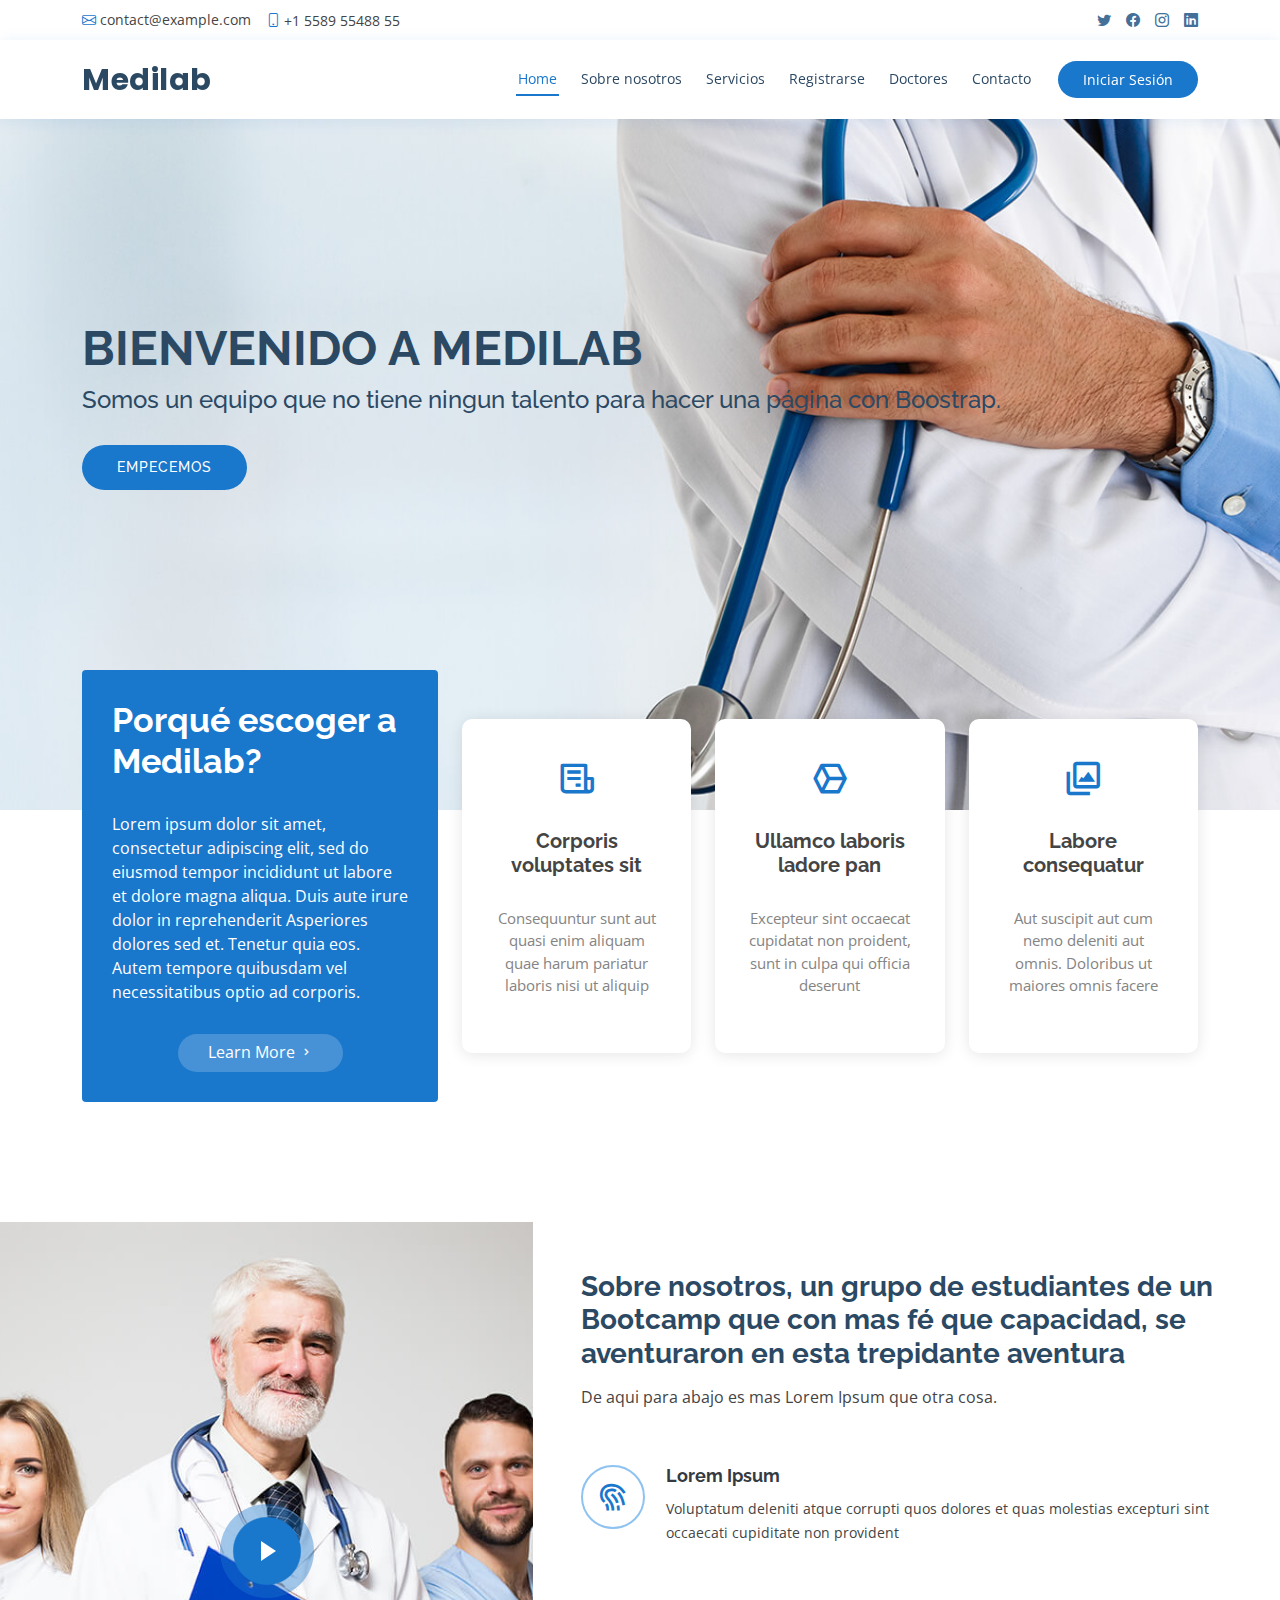
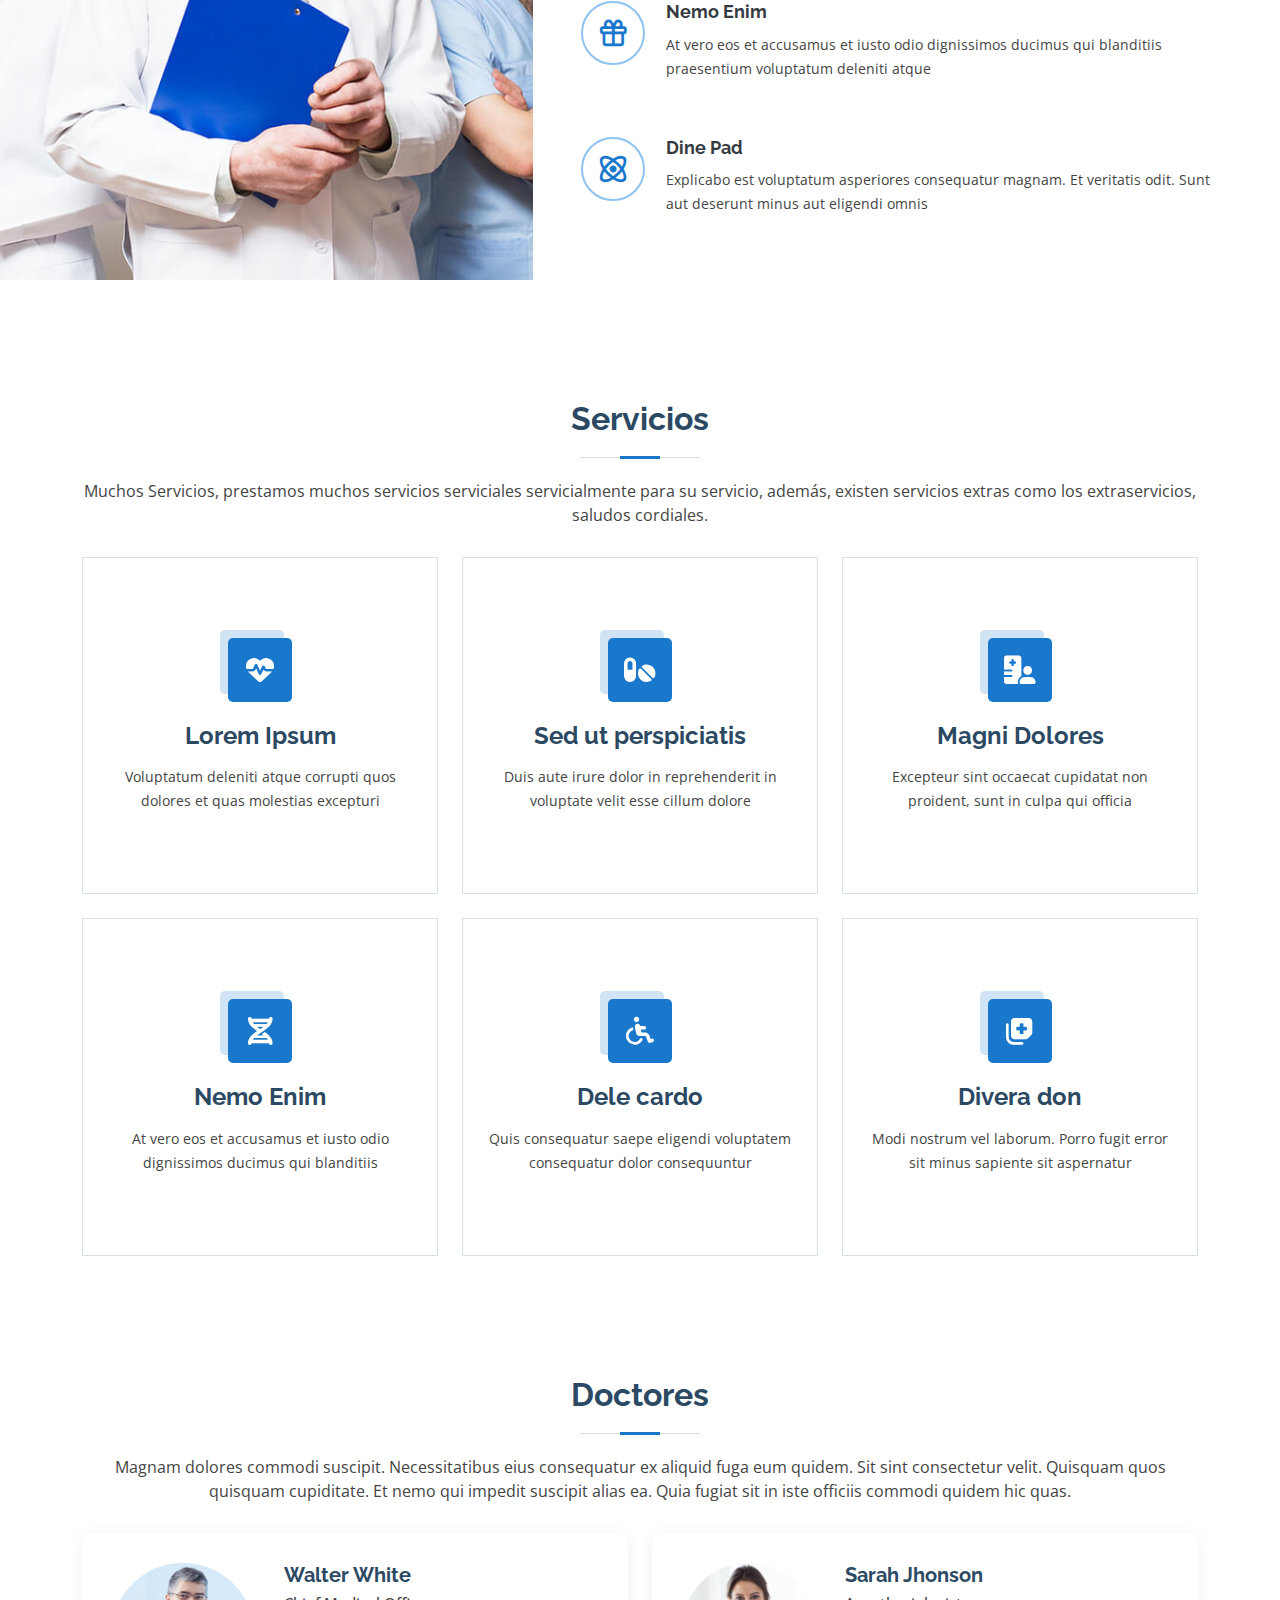
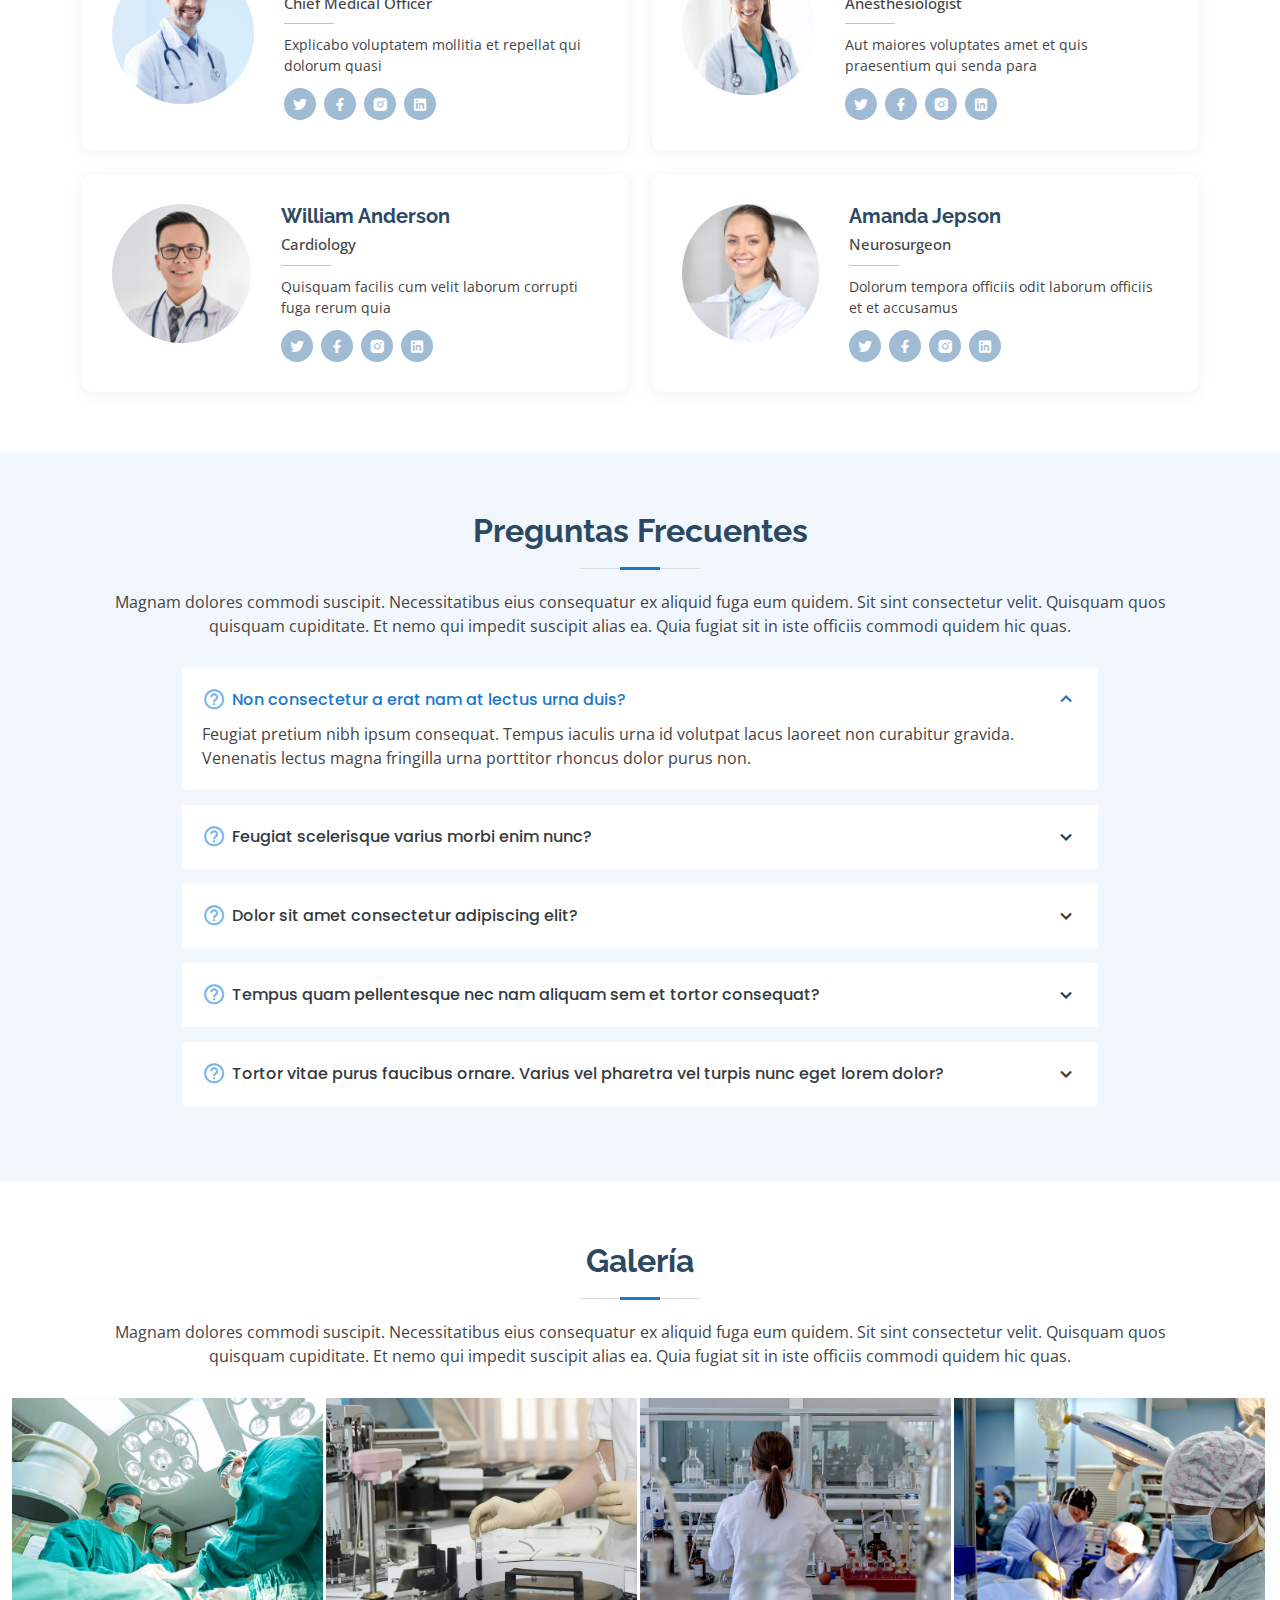
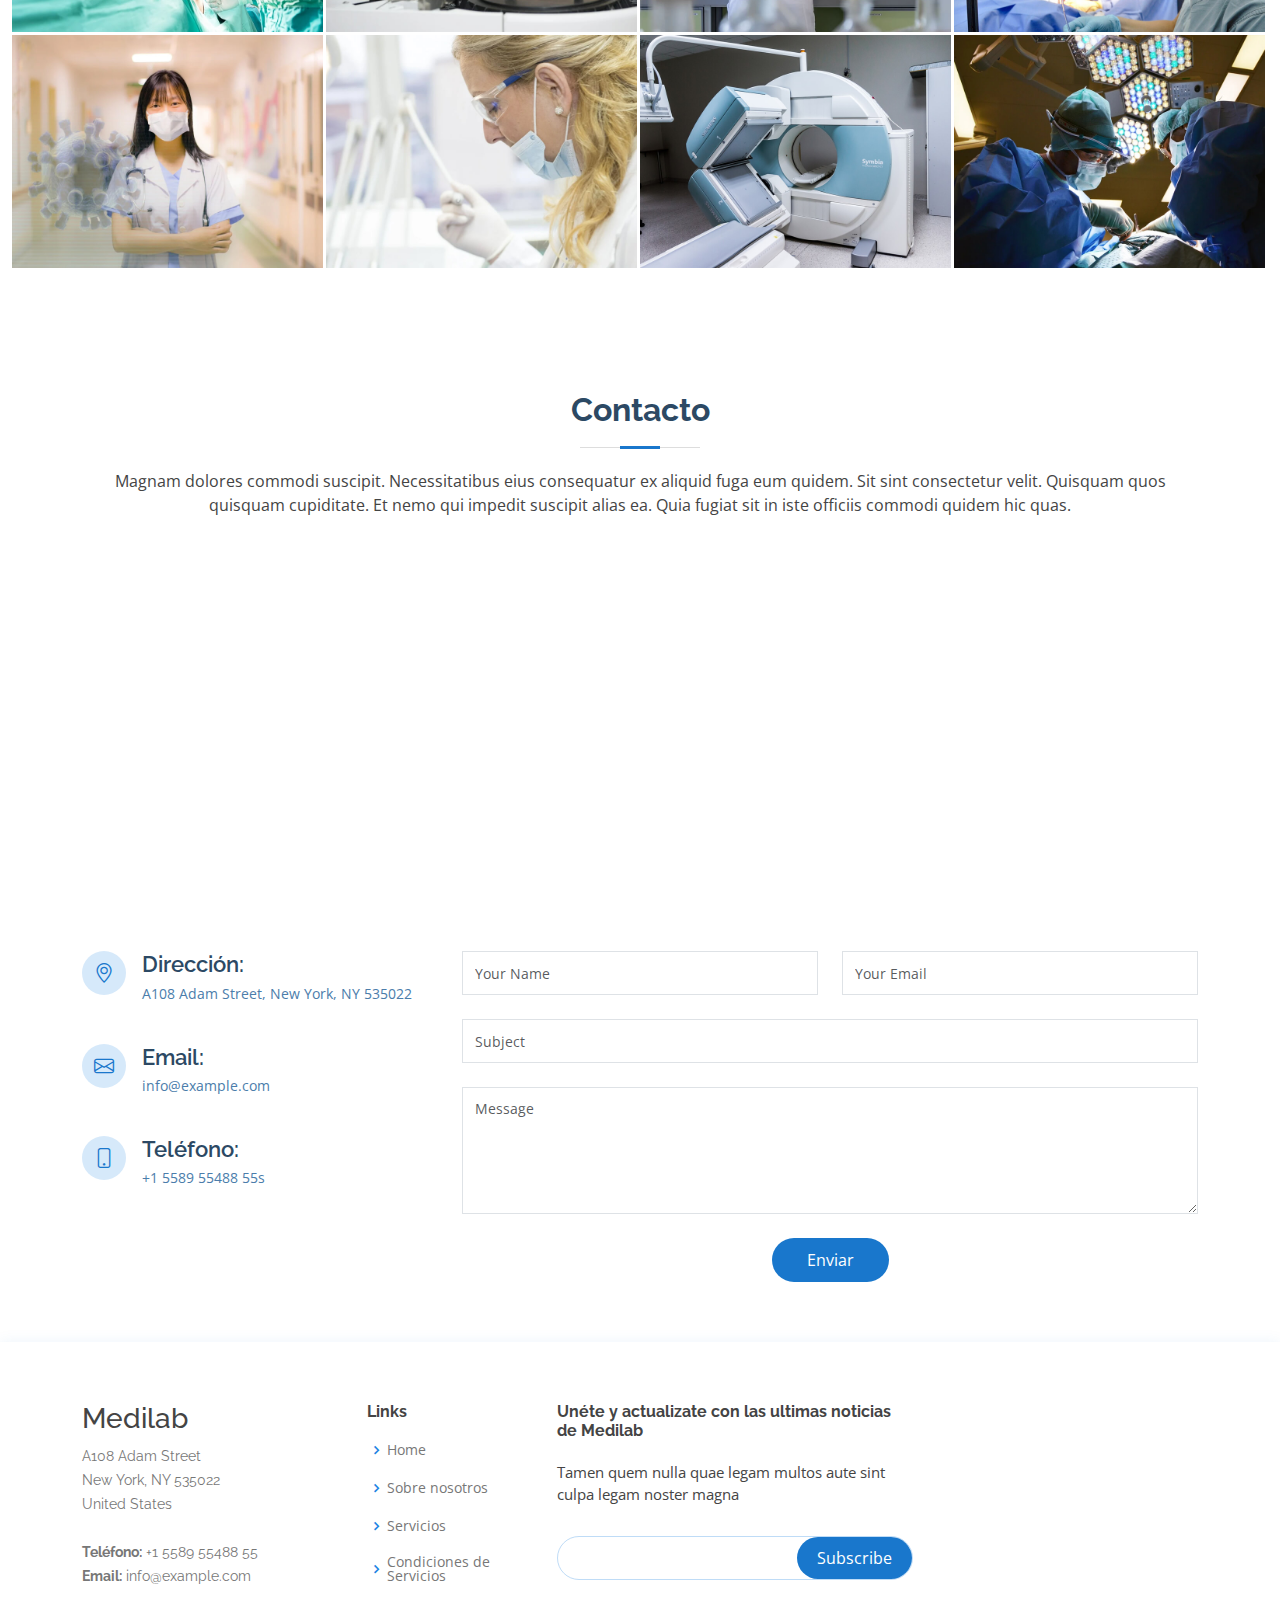
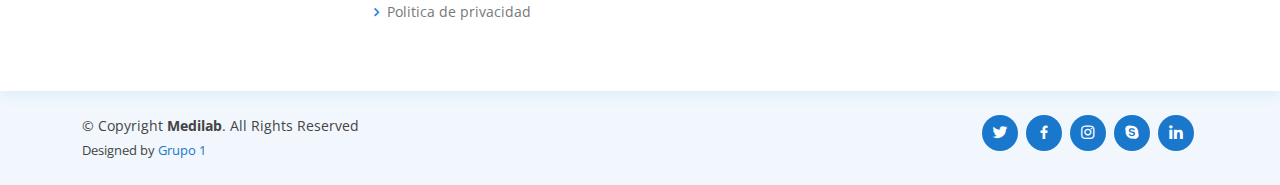
<file: index.html>
<!DOCTYPE html>
<html lang="es">

<head>
  <meta charset="utf-8">
  <meta content="width=device-width, initial-scale=1.0" name="viewport">

  <title>Medilab - Index</title>
  <meta content="" name="description">
  <meta content="" name="keywords">

  <!-- Favicons -->
  <link href="assets/img/favicon.png" rel="icon">
  <link href="assets/img/apple-touch-icon.png" rel="apple-touch-icon">

  <!-- Google Fonts -->
  <link href="https://fonts.googleapis.com/css?family=Open+Sans:300,300i,400,400i,600,600i,700,700i|Raleway:300,300i,400,400i,500,500i,600,600i,700,700i|Poppins:300,300i,400,400i,500,500i,600,600i,700,700i" rel="stylesheet">

  <!-- Vendor CSS Files -->
  <link href="assets/vendor/fontawesome-free/css/all.min.css" rel="stylesheet">
  <link href="assets/vendor/animate.css/animate.min.css" rel="stylesheet">
  <link href="assets/vendor/bootstrap/css/bootstrap.min.css" rel="stylesheet">
  <link href="assets/vendor/bootstrap-icons/bootstrap-icons.css" rel="stylesheet">
  <link href="assets/vendor/boxicons/css/boxicons.min.css" rel="stylesheet">
  <link href="assets/vendor/glightbox/css/glightbox.min.css" rel="stylesheet">
  <link href="assets/vendor/remixicon/remixicon.css" rel="stylesheet">
  <link href="assets/vendor/swiper/swiper-bundle.min.css" rel="stylesheet">

  <!-- Template Main CSS File -->
  <link href="assets/css/style.css" rel="stylesheet">

  <!-- =======================================================
  * Template Name: Medilab
  * Updated: Jan 29 2024 with Bootstrap v5.3.2
  * Template URL: https://bootstrapmade.com/medilab-free-medical-bootstrap-theme/
  * Author: BootstrapMade.com
  * License: https://bootstrapmade.com/license/
  ======================================================== -->

  <script
			  src="https://code.jquery.com/jquery-3.7.1.min.js"
			  integrity="sha256-/JqT3SQfawRcv/BIHPThkBvs0OEvtFFmqPF/lYI/Cxo="
			  crossorigin="anonymous"></script>

</head>

<body>

  <!-- ======= Top Bar ======= -->
  <div id="topbar" class="d-flex align-items-center fixed-top">
    <div class="container d-flex justify-content-between">
      <div class="contact-info d-flex align-items-center">
        <i class="bi bi-envelope"></i> <a href="mailto:contact@example.com">contact@example.com</a>
        <i class="bi bi-phone"></i> +1 5589 55488 55
      </div>
      <div class="d-none d-lg-flex social-links align-items-center">
        <a href="#" class="twitter"><i class="bi bi-twitter"></i></a>
        <a href="#" class="facebook"><i class="bi bi-facebook"></i></a>
        <a href="#" class="instagram"><i class="bi bi-instagram"></i></a>
        <a href="#" class="linkedin"><i class="bi bi-linkedin"></i></i></a>
      </div>
    </div>
  </div>

  <!-- ======= Header ======= -->
  <header id="header" class="fixed-top">
    <div class="container d-flex align-items-center">

      <h1 class="logo me-auto"><a href="index.html">Medilab</a></h1>
  

      <nav id="navbar" class="navbar order-last order-lg-0">
        <ul>
          <li><a class="nav-link scrollto active" href="#hero">Home</a></li>
          <li><a class="nav-link scrollto" href="#about">Sobre nosotros</a></li>
          <li><a class="nav-link scrollto" href="#services">Servicios</a></li>
          <li><a class="nav-link scrollto" href="login.html?#laregistrasion">Registrarse</a></li>
          <li><a class="nav-link scrollto" href="#doctors">Doctores</a></li>
          <li><a class="nav-link scrollto" href="#contact">Contacto</a></li>
        </ul>
        <i class="bi bi-list mobile-nav-toggle"></i>
      </nav><!-- .navbar -->

      <a href="login.html" class="appointment-btn scrollto"><span class="d-none d-md-inline">Iniciar Sesión</span></a>

    </div>
  </header><!-- End Header -->

  <!-- ======= Hero Section ======= -->
  <section id="hero" class="d-flex align-items-center">
    <div class="container">
      <h1>Bienvenido a Medilab</h1>
      <h2>Somos un equipo que no tiene ningun talento para hacer una página con Boostrap.</h2>
      <a href="#about" class="btn-get-started scrollto">Empecemos</a>
    </div>
  </section><!-- End Hero -->

  <main id="main">

    <!-- ======= Why Us Section ======= -->
    <section id="why-us" class="why-us">
      <div class="container">

        <div class="row">
          <div class="col-lg-4 d-flex align-items-stretch">
            <div class="content">
              <h3>Porqué escoger a Medilab?</h3>
              <p>
                Lorem ipsum dolor sit amet, consectetur adipiscing elit, sed do eiusmod tempor incididunt ut labore et dolore magna aliqua. Duis aute irure dolor in reprehenderit
                Asperiores dolores sed et. Tenetur quia eos. Autem tempore quibusdam vel necessitatibus optio ad corporis.
              </p>
              <div class="text-center">
                <a href="#" class="more-btn">Learn More <i class="bx bx-chevron-right"></i></a>
              </div>
            </div>
          </div>
          <div class="col-lg-8 d-flex align-items-stretch">
            <div class="icon-boxes d-flex flex-column justify-content-center">
              <div class="row">
                <div class="col-xl-4 d-flex align-items-stretch">
                  <div class="icon-box mt-4 mt-xl-0">
                    <i class="bx bx-receipt"></i>
                    <h4>Corporis voluptates sit</h4>
                    <p>Consequuntur sunt aut quasi enim aliquam quae harum pariatur laboris nisi ut aliquip</p>
                  </div>
                </div>
                <div class="col-xl-4 d-flex align-items-stretch">
                  <div class="icon-box mt-4 mt-xl-0">
                    <i class="bx bx-cube-alt"></i>
                    <h4>Ullamco laboris ladore pan</h4>
                    <p>Excepteur sint occaecat cupidatat non proident, sunt in culpa qui officia deserunt</p>
                  </div>
                </div>
                <div class="col-xl-4 d-flex align-items-stretch">
                  <div class="icon-box mt-4 mt-xl-0">
                    <i class="bx bx-images"></i>
                    <h4>Labore consequatur</h4>
                    <p>Aut suscipit aut cum nemo deleniti aut omnis. Doloribus ut maiores omnis facere</p>
                  </div>
                </div>
              </div>
            </div><!-- End .content-->
          </div>
        </div>

      </div>
    </section><!-- End Why Us Section -->

    <!-- ======= About Section ======= -->
    <section id="about" class="about">
      <div class="container-fluid">

        <div class="row">
          <div class="col-xl-5 col-lg-6 video-box d-flex justify-content-center align-items-stretch position-relative">
            <a href="https://www.youtube.com/watch?v=SSEBc1yeqdM&t=2s" class="glightbox play-btn mb-4"></a>
          </div>

          <div class="col-xl-7 col-lg-6 icon-boxes d-flex flex-column align-items-stretch justify-content-center py-5 px-lg-5">
            <h3>Sobre nosotros, un grupo de estudiantes de un Bootcamp que con mas fé que capacidad, se aventuraron en esta trepidante aventura</h3>
            <p>De aqui para abajo es mas Lorem Ipsum que otra cosa.</p>

            <div class="icon-box">
              <div class="icon"><i class="bx bx-fingerprint"></i></div>
              <h4 class="title"><a href="">Lorem Ipsum</a></h4>
              <p class="description">Voluptatum deleniti atque corrupti quos dolores et quas molestias excepturi sint occaecati cupiditate non provident</p>
            </div>

            <div class="icon-box">
              <div class="icon"><i class="bx bx-gift"></i></div>
              <h4 class="title"><a href="">Nemo Enim</a></h4>
              <p class="description">At vero eos et accusamus et iusto odio dignissimos ducimus qui blanditiis praesentium voluptatum deleniti atque</p>
            </div>

            <div class="icon-box">
              <div class="icon"><i class="bx bx-atom"></i></div>
              <h4 class="title"><a href="">Dine Pad</a></h4>
              <p class="description">Explicabo est voluptatum asperiores consequatur magnam. Et veritatis odit. Sunt aut deserunt minus aut eligendi omnis</p>
            </div>

          </div>
        </div>

      </div>
    </section><!-- End About Section -->    

    <!-- ======= Services Section ======= -->
    <section id="services" class="services">
      <div class="container">

        <div class="section-title">
          <h2>Servicios</h2>
          <p>Muchos Servicios, prestamos muchos servicios serviciales servicialmente para su servicio, además, existen servicios extras como los extraservicios, saludos cordiales.</p>
        </div>

        <div class="row">
          <div class="col-lg-4 col-md-6 d-flex align-items-stretch">
            <div class="icon-box">
              <div class="icon"><i class="fas fa-heartbeat"></i></div>
              <h4><a href="">Lorem Ipsum</a></h4>
              <p>Voluptatum deleniti atque corrupti quos dolores et quas molestias excepturi</p>
            </div>
          </div>

          <div class="col-lg-4 col-md-6 d-flex align-items-stretch mt-4 mt-md-0">
            <div class="icon-box">
              <div class="icon"><i class="fas fa-pills"></i></div>
              <h4><a href="">Sed ut perspiciatis</a></h4>
              <p>Duis aute irure dolor in reprehenderit in voluptate velit esse cillum dolore</p>
            </div>
          </div>

          <div class="col-lg-4 col-md-6 d-flex align-items-stretch mt-4 mt-lg-0">
            <div class="icon-box">
              <div class="icon"><i class="fas fa-hospital-user"></i></div>
              <h4><a href="">Magni Dolores</a></h4>
              <p>Excepteur sint occaecat cupidatat non proident, sunt in culpa qui officia</p>
            </div>
          </div>

          <div class="col-lg-4 col-md-6 d-flex align-items-stretch mt-4">
            <div class="icon-box">
              <div class="icon"><i class="fas fa-dna"></i></div>
              <h4><a href="">Nemo Enim</a></h4>
              <p>At vero eos et accusamus et iusto odio dignissimos ducimus qui blanditiis</p>
            </div>
          </div>

          <div class="col-lg-4 col-md-6 d-flex align-items-stretch mt-4">
            <div class="icon-box">
              <div class="icon"><i class="fas fa-wheelchair"></i></div>
              <h4><a href="">Dele cardo</a></h4>
              <p>Quis consequatur saepe eligendi voluptatem consequatur dolor consequuntur</p>
            </div>
          </div>

          <div class="col-lg-4 col-md-6 d-flex align-items-stretch mt-4">
            <div class="icon-box">
              <div class="icon"><i class="fas fa-notes-medical"></i></div>
              <h4><a href="">Divera don</a></h4>
              <p>Modi nostrum vel laborum. Porro fugit error sit minus sapiente sit aspernatur</p>
            </div>
          </div>

        </div>
      
      </div>

    </section><!-- End Services Section -->

    <!-- ======= Doctors Section ======= -->
    <section id="doctors" class="doctors">
      <div class="container">

        <div class="section-title">
          <h2>Doctores</h2>
          <p>Magnam dolores commodi suscipit. Necessitatibus eius consequatur ex aliquid fuga eum quidem. Sit sint consectetur velit. Quisquam quos quisquam cupiditate. Et nemo qui impedit suscipit alias ea. Quia fugiat sit in iste officiis commodi quidem hic quas.</p>
        </div>

        <div class="row">

          <div class="col-lg-6">
            <div class="member d-flex align-items-start">
              <div class="pic"><img src="assets/img/doctors/doctors-1.jpg" class="img-fluid" alt=""></div>
              <div class="member-info">
                <h4>Walter White</h4>
                <span>Chief Medical Officer</span>
                <p>Explicabo voluptatem mollitia et repellat qui dolorum quasi</p>
                <div class="social">
                  <a href=""><i class="ri-twitter-fill"></i></a>
                  <a href=""><i class="ri-facebook-fill"></i></a>
                  <a href=""><i class="ri-instagram-fill"></i></a>
                  <a href=""> <i class="ri-linkedin-box-fill"></i> </a>
                </div>
              </div>
            </div>
          </div>

          <div class="col-lg-6 mt-4 mt-lg-0">
            <div class="member d-flex align-items-start">
              <div class="pic"><img src="assets/img/doctors/doctors-2.jpg" class="img-fluid" alt=""></div>
              <div class="member-info">
                <h4>Sarah Jhonson</h4>
                <span>Anesthesiologist</span>
                <p>Aut maiores voluptates amet et quis praesentium qui senda para</p>
                <div class="social">
                  <a href=""><i class="ri-twitter-fill"></i></a>
                  <a href=""><i class="ri-facebook-fill"></i></a>
                  <a href=""><i class="ri-instagram-fill"></i></a>
                  <a href=""> <i class="ri-linkedin-box-fill"></i> </a>
                </div>
              </div>
            </div>
          </div>

          <div class="col-lg-6 mt-4">
            <div class="member d-flex align-items-start">
              <div class="pic"><img src="assets/img/doctors/doctors-3.jpg" class="img-fluid" alt=""></div>
              <div class="member-info">
                <h4>William Anderson</h4>
                <span>Cardiology</span>
                <p>Quisquam facilis cum velit laborum corrupti fuga rerum quia</p>
                <div class="social">
                  <a href=""><i class="ri-twitter-fill"></i></a>
                  <a href=""><i class="ri-facebook-fill"></i></a>
                  <a href=""><i class="ri-instagram-fill"></i></a>
                  <a href=""> <i class="ri-linkedin-box-fill"></i> </a>
                </div>
              </div>
            </div>
          </div>

          <div class="col-lg-6 mt-4">
            <div class="member d-flex align-items-start">
              <div class="pic"><img src="assets/img/doctors/doctors-4.jpg" class="img-fluid" alt=""></div>
              <div class="member-info">
                <h4>Amanda Jepson</h4>
                <span>Neurosurgeon</span>
                <p>Dolorum tempora officiis odit laborum officiis et et accusamus</p>
                <div class="social">
                  <a href=""><i class="ri-twitter-fill"></i></a>
                  <a href=""><i class="ri-facebook-fill"></i></a>
                  <a href=""><i class="ri-instagram-fill"></i></a>
                  <a href=""> <i class="ri-linkedin-box-fill"></i> </a>
                </div>
              </div>
            </div>
          </div>

        </div>

      </div>
    </section><!-- End Doctors Section -->

    <!-- ======= Frequently Asked Questions Section ======= -->
    <section id="faq" class="faq section-bg">
      <div class="container">

        <div class="section-title">
          <h2>Preguntas Frecuentes</h2>
          <p>Magnam dolores commodi suscipit. Necessitatibus eius consequatur ex aliquid fuga eum quidem. Sit sint consectetur velit. Quisquam quos quisquam cupiditate. Et nemo qui impedit suscipit alias ea. Quia fugiat sit in iste officiis commodi quidem hic quas.</p>
        </div>

        <div class="faq-list">
          <ul>
            <li data-aos="fade-up">
              <i class="bx bx-help-circle icon-help"></i> <a data-bs-toggle="collapse" class="collapse" data-bs-target="#faq-list-1">Non consectetur a erat nam at lectus urna duis? <i class="bx bx-chevron-down icon-show"></i><i class="bx bx-chevron-up icon-close"></i></a>
              <div id="faq-list-1" class="collapse show" data-bs-parent=".faq-list">
                <p>
                  Feugiat pretium nibh ipsum consequat. Tempus iaculis urna id volutpat lacus laoreet non curabitur gravida. Venenatis lectus magna fringilla urna porttitor rhoncus dolor purus non.
                </p>
              </div>
            </li>

            <li data-aos="fade-up" data-aos-delay="100">
              <i class="bx bx-help-circle icon-help"></i> <a data-bs-toggle="collapse" data-bs-target="#faq-list-2" class="collapsed">Feugiat scelerisque varius morbi enim nunc? <i class="bx bx-chevron-down icon-show"></i><i class="bx bx-chevron-up icon-close"></i></a>
              <div id="faq-list-2" class="collapse" data-bs-parent=".faq-list">
                <p>
                  Dolor sit amet consectetur adipiscing elit pellentesque habitant morbi. Id interdum velit laoreet id donec ultrices. Fringilla phasellus faucibus scelerisque eleifend donec pretium. Est pellentesque elit ullamcorper dignissim. Mauris ultrices eros in cursus turpis massa tincidunt dui.
                </p>
              </div>
            </li>

            <li data-aos="fade-up" data-aos-delay="200">
              <i class="bx bx-help-circle icon-help"></i> <a data-bs-toggle="collapse" data-bs-target="#faq-list-3" class="collapsed">Dolor sit amet consectetur adipiscing elit? <i class="bx bx-chevron-down icon-show"></i><i class="bx bx-chevron-up icon-close"></i></a>
              <div id="faq-list-3" class="collapse" data-bs-parent=".faq-list">
                <p>
                  Eleifend mi in nulla posuere sollicitudin aliquam ultrices sagittis orci. Faucibus pulvinar elementum integer enim. Sem nulla pharetra diam sit amet nisl suscipit. Rutrum tellus pellentesque eu tincidunt. Lectus urna duis convallis convallis tellus. Urna molestie at elementum eu facilisis sed odio morbi quis
                </p>
              </div>
            </li>

            <li data-aos="fade-up" data-aos-delay="300">
              <i class="bx bx-help-circle icon-help"></i> <a data-bs-toggle="collapse" data-bs-target="#faq-list-4" class="collapsed">Tempus quam pellentesque nec nam aliquam sem et tortor consequat? <i class="bx bx-chevron-down icon-show"></i><i class="bx bx-chevron-up icon-close"></i></a>
              <div id="faq-list-4" class="collapse" data-bs-parent=".faq-list">
                <p>
                  Molestie a iaculis at erat pellentesque adipiscing commodo. Dignissim suspendisse in est ante in. Nunc vel risus commodo viverra maecenas accumsan. Sit amet nisl suscipit adipiscing bibendum est. Purus gravida quis blandit turpis cursus in.
                </p>
              </div>
            </li>

            <li data-aos="fade-up" data-aos-delay="400">
              <i class="bx bx-help-circle icon-help"></i> <a data-bs-toggle="collapse" data-bs-target="#faq-list-5" class="collapsed">Tortor vitae purus faucibus ornare. Varius vel pharetra vel turpis nunc eget lorem dolor? <i class="bx bx-chevron-down icon-show"></i><i class="bx bx-chevron-up icon-close"></i></a>
              <div id="faq-list-5" class="collapse" data-bs-parent=".faq-list">
                <p>
                  Laoreet sit amet cursus sit amet dictum sit amet justo. Mauris vitae ultricies leo integer malesuada nunc vel. Tincidunt eget nullam non nisi est sit amet. Turpis nunc eget lorem dolor sed. Ut venenatis tellus in metus vulputate eu scelerisque.
                </p>
              </div>
            </li>

          </ul>
        </div>

      </div>
    </section><!-- End Frequently Asked Questions Section -->

    <!-- ======= Gallery Section ======= -->
    <section id="gallery" class="gallery">
      <div class="container">

        <div class="section-title">
          <h2>Galería</h2>
          <p>Magnam dolores commodi suscipit. Necessitatibus eius consequatur ex aliquid fuga eum quidem. Sit sint consectetur velit. Quisquam quos quisquam cupiditate. Et nemo qui impedit suscipit alias ea. Quia fugiat sit in iste officiis commodi quidem hic quas.</p>
        </div>
      </div>

      <div class="container-fluid">
        <div class="row g-0">

          <div class="col-lg-3 col-md-4">
            <div class="gallery-item">
              <a href="assets/img/gallery/gallery-1.jpg" class="galelry-lightbox">
                <img src="assets/img/gallery/gallery-1.jpg" alt="" class="img-fluid">
              </a>
            </div>
          </div>

          <div class="col-lg-3 col-md-4">
            <div class="gallery-item">
              <a href="assets/img/gallery/gallery-2.jpg" class="galelry-lightbox">
                <img src="assets/img/gallery/gallery-2.jpg" alt="" class="img-fluid">
              </a>
            </div>
          </div>

          <div class="col-lg-3 col-md-4">
            <div class="gallery-item">
              <a href="assets/img/gallery/gallery-3.jpg" class="galelry-lightbox">
                <img src="assets/img/gallery/gallery-3.jpg" alt="" class="img-fluid">
              </a>
            </div>
          </div>

          <div class="col-lg-3 col-md-4">
            <div class="gallery-item">
              <a href="assets/img/gallery/gallery-4.jpg" class="galelry-lightbox">
                <img src="assets/img/gallery/gallery-4.jpg" alt="" class="img-fluid">
              </a>
            </div>
          </div>

          <div class="col-lg-3 col-md-4">
            <div class="gallery-item">
              <a href="assets/img/gallery/gallery-5.jpg" class="galelry-lightbox">
                <img src="assets/img/gallery/gallery-5.jpg" alt="" class="img-fluid">
              </a>
            </div>
          </div>

          <div class="col-lg-3 col-md-4">
            <div class="gallery-item">
              <a href="assets/img/gallery/gallery-6.jpg" class="galelry-lightbox">
                <img src="assets/img/gallery/gallery-6.jpg" alt="" class="img-fluid">
              </a>
            </div>
          </div>

          <div class="col-lg-3 col-md-4">
            <div class="gallery-item">
              <a href="assets/img/gallery/gallery-7.jpg" class="galelry-lightbox">
                <img src="assets/img/gallery/gallery-7.jpg" alt="" class="img-fluid">
              </a>
            </div>
          </div>

          <div class="col-lg-3 col-md-4">
            <div class="gallery-item">
              <a href="assets/img/gallery/gallery-8.jpg" class="galelry-lightbox">
                <img src="assets/img/gallery/gallery-8.jpg" alt="" class="img-fluid">
              </a>
            </div>
          </div>

        </div>

      </div>
    </section><!-- End Gallery Section -->

    <!-- ======= Contact Section ======= -->
    <section id="contact" class="contact">
      <div class="container">

        <div class="section-title">
          <h2>Contacto</h2>
          <p>Magnam dolores commodi suscipit. Necessitatibus eius consequatur ex aliquid fuga eum quidem. Sit sint consectetur velit. Quisquam quos quisquam cupiditate. Et nemo qui impedit suscipit alias ea. Quia fugiat sit in iste officiis commodi quidem hic quas.</p>
        </div>
      </div>

      <div>
        <iframe style="border:0; width: 100%; height: 350px;" src="https://www.google.com/maps/embed?pb=!1m14!1m8!1m3!1d12097.433213460943!2d-74.0062269!3d40.7101282!3m2!1i1024!2i768!4f13.1!3m3!1m2!1s0x0%3A0xb89d1fe6bc499443!2sDowntown+Conference+Center!5e0!3m2!1smk!2sbg!4v1539943755621" frameborder="0" allowfullscreen></iframe>
      </div>

      <div class="container">
        <div class="row mt-5">

          <div class="col-lg-4">
            <div class="info">
              <div class="address">
                <i class="bi bi-geo-alt"></i>
                <h4>Dirección:</h4>
                <p>A108 Adam Street, New York, NY 535022</p>
              </div>

              <div class="email">
                <i class="bi bi-envelope"></i>
                <h4>Email:</h4>
                <p>info@example.com</p>
              </div>

              <div class="phone">
                <i class="bi bi-phone"></i>
                <h4>Teléfono:</h4>
                <p>+1 5589 55488 55s</p>
              </div>

            </div>

          </div>

          <div class="col-lg-8 mt-5 mt-lg-0">

            <form action="forms/contact.php" method="post" role="form" class="php-email-form">
              <div class="row">
                <div class="col-md-6 form-group">
                  <input type="text" name="name" class="form-control" id="name" placeholder="Your Name" required>
                </div>
                <div class="col-md-6 form-group mt-3 mt-md-0">
                  <input type="email" class="form-control" name="email" id="email" placeholder="Your Email" required>
                </div>
              </div>
              <div class="form-group mt-3">
                <input type="text" class="form-control" name="subject" id="subject" placeholder="Subject" required>
              </div>
              <div class="form-group mt-3">
                <textarea class="form-control" name="message" rows="5" placeholder="Message" required></textarea>
              </div>
              <div class="my-3">
                <div class="loading">Cargando</div>
                <div class="error-message"></div>
                <div class="sent-message">Tu mensajes a sido enviado, gracias !</div>
              </div>
              <div class="text-center"><button type="submit">Enviar</button></div>
            </form>

          </div>

        </div>

      </div>
    </section><!-- End Contact Section -->

  </main><!-- End #main -->

  <!-- ======= Footer ======= -->
  <footer id="footer">

    <div class="footer-top">
      <div class="container">
        <div class="row">

          <div class="col-lg-3 col-md-6 footer-contact">
            <h3>Medilab</h3>
            <p>
              A108 Adam Street <br>
              New York, NY 535022<br>
              United States <br><br>
              <strong>Teléfono:</strong> +1 5589 55488 55<br>
              <strong>Email:</strong> info@example.com<br>
            </p>
          </div>

          <div class="col-lg-2 col-md-6 footer-links">
            <h4>Links</h4>
            <ul>
              <li><i class="bx bx-chevron-right"></i> <a href="/index.html">Home</a></li>
              <li><i class="bx bx-chevron-right"></i> <a href="/index.html?#about">Sobre nosotros</a></li>
              <li><i class="bx bx-chevron-right"></i> <a href="/index.html?#services">Servicios</a></li>
              <li><i class="bx bx-chevron-right"></i> <a >Condiciones de Servicios</a></li>
              <li><i class="bx bx-chevron-right"></i> <a >Politica de privacidad</a></li>
            </ul>
          </div>

          <div class="col-lg-4 col-md-6 footer-newsletter">
            <h4>Unéte y actualizate con las ultimas noticias de Medilab</h4>
            <p>Tamen quem nulla quae legam multos aute sint culpa legam noster magna</p>
            <form action="" method="post">
              <input type="email" name="email"><input type="submit" value="Subscribe">
            </form>
          </div>

        </div>
      </div>
    </div>

    <div class="container d-md-flex py-4">

      <div class="me-md-auto text-center text-md-start">
        <div class="copyright">
          &copy; Copyright <strong><span>Medilab</span></strong>. All Rights Reserved
        </div>
        <div class="credits">
          <!-- All the links in the footer should remain intact. -->
          <!-- You can delete the links only if you purchased the pro version. -->
          <!-- Licensing information: https://bootstrapmade.com/license/ -->
          <!-- Purchase the pro version with working PHP/AJAX contact form: https://bootstrapmade.com/medilab-free-medical-bootstrap-theme/ -->
          Designed by <a href="https://bootstrapmade.com/">Grupo 1</a>
        </div>
      </div>
      <div class="social-links text-center text-md-right pt-3 pt-md-0">
        <a href="#" class="twitter"><i class="bx bxl-twitter"></i></a>
        <a href="#" class="facebook"><i class="bx bxl-facebook"></i></a>
        <a href="#" class="instagram"><i class="bx bxl-instagram"></i></a>
        <a href="#" class="google-plus"><i class="bx bxl-skype"></i></a>
        <a href="#" class="linkedin"><i class="bx bxl-linkedin"></i></a>
      </div>
    </div>
  </footer><!-- End Footer -->

  <div id="preloader"></div>
  <a href="#" class="back-to-top d-flex align-items-center justify-content-center"><i class="bi bi-arrow-up-short"></i></a>

  <!-- Vendor JS Files -->
  <script src="assets/vendor/purecounter/purecounter_vanilla.js"></script>
  <script src="assets/vendor/bootstrap/js/bootstrap.bundle.min.js"></script>
  <script src="assets/vendor/glightbox/js/glightbox.min.js"></script>
  <script src="assets/vendor/swiper/swiper-bundle.min.js"></script>
  <script src="assets/vendor/php-email-form/validate.js"></script>

  <!-- Template Main JS File -->
  <script src="/assets/js/main.js"></script>
  <script src="/js/main.js"></script>
</body>

</html>
</file>
<file: assets/css/style.css>
/**
* Template Name: Medilab
* Updated: Jan 29 2024 with Bootstrap v5.3.2
* Template URL: https://bootstrapmade.com/medilab-free-medical-bootstrap-theme/
* Author: BootstrapMade.com
* License: https://bootstrapmade.com/license/
*/

/*--------------------------------------------------------------
# General
--------------------------------------------------------------*/
body {
  font-family: "Open Sans", sans-serif;
  color: #444444;
}

a {
  color: #1977cc;
  text-decoration: none;
}

a:hover {
  color: #3291e6;
  text-decoration: none;
}

h1,
h2,
h3,
h4,
h5,
h6 {
  font-family: "Raleway", sans-serif;
}

/*--------------------------------------------------------------
# Preloader
--------------------------------------------------------------*/
#preloader {
  position: fixed;
  top: 0;
  left: 0;
  right: 0;
  bottom: 0;
  z-index: 9999;
  overflow: hidden;
  background: #fff;
}

#preloader:before {
  content: "";
  position: fixed;
  top: calc(50% - 30px);
  left: calc(50% - 30px);
  border: 6px solid #1977cc;
  border-top-color: #d1e6f9;
  border-radius: 50%;
  width: 60px;
  height: 60px;
  animation: animate-preloader 1s linear infinite;
}

@keyframes animate-preloader {
  0% {
    transform: rotate(0deg);
  }

  100% {
    transform: rotate(360deg);
  }
}

/*--------------------------------------------------------------
# Back to top button
--------------------------------------------------------------*/
.back-to-top {
  position: fixed;
  visibility: hidden;
  opacity: 0;
  right: 15px;
  bottom: 15px;
  z-index: 996;
  background: #1977cc;
  width: 40px;
  height: 40px;
  border-radius: 4px;
  transition: all 0.4s;
}

.back-to-top i {
  font-size: 28px;
  color: #fff;
  line-height: 0;
}

.back-to-top:hover {
  background: #298ce5;
  color: #fff;
}

.back-to-top.active {
  visibility: visible;
  opacity: 1;
}

.datepicker-dropdown {
  padding: 20px !important;
}

/*--------------------------------------------------------------
# Top Bar
--------------------------------------------------------------*/
#topbar {
  background: #fff;
  height: 40px;
  font-size: 14px;
  transition: all 0.5s;
  z-index: 996;
}

#topbar.topbar-scrolled {
  top: -40px;
}

#topbar .contact-info a {
  line-height: 1;
  color: #444444;
  transition: 0.3s;
}

#topbar .contact-info a:hover {
  color: #1977cc;
}

#topbar .contact-info i {
  color: #1977cc;
  padding-right: 4px;
  margin-left: 15px;
  line-height: 0;
}

#topbar .contact-info i:first-child {
  margin-left: 0;
}

#topbar .social-links a {
  color: #437099;
  padding-left: 15px;
  display: inline-block;
  line-height: 1px;
  transition: 0.3s;
}

#topbar .social-links a:hover {
  color: #1977cc;
}

#topbar .social-links a:first-child {
  border-left: 0;
}

/*--------------------------------------------------------------
# Header
--------------------------------------------------------------*/
#header {
  background: #fff;
  transition: all 0.5s;
  z-index: 997;
  padding: 15px 0;
  top: 40px;
  box-shadow: 0px 2px 15px rgba(25, 119, 204, 0.1);
}

#header.header-scrolled {
  top: 0;
}

#header .logo {
  font-size: 30px;
  margin: 0;
  padding: 0;
  line-height: 1;
  font-weight: 700;
  letter-spacing: 0.5px;
  font-family: "Poppins", sans-serif;
}

#header .logo a {
  color: #2c4964;
}

#header .logo img {
  max-height: 40px;
}

/**
* Appointment Button *
*/
.appointment-btn {
  margin-left: 25px;
  background: #1977cc;
  color: #fff;
  border-radius: 50px;
  padding: 8px 25px;
  white-space: nowrap;
  transition: 0.3s;
  font-size: 14px;
  display: inline-block;
}

.appointment-btn:hover {
  background: #166ab5;
  color: #fff;
}

@media (max-width: 768px) {
  .appointment-btn {
    margin: 0 15px 0 0;
    padding: 6px 18px;
  }
}

/*--------------------------------------------------------------
# Navigation Menu
--------------------------------------------------------------*/
/**
* Desktop Navigation 
*/
.navbar {
  padding: 0;
}

.navbar ul {
  margin: 0;
  padding: 0;
  display: flex;
  list-style: none;
  align-items: center;
}

.navbar li {
  position: relative;
}

.navbar>ul>li {
  position: relative;
  white-space: nowrap;
  padding: 8px 0 8px 20px;
}

.navbar a,
.navbar a:focus {
  display: flex;
  align-items: center;
  justify-content: space-between;
  font-size: 14px;
  color: #2c4964;
  white-space: nowrap;
  transition: 0.3s;
  border-bottom: 2px solid #fff;
  padding: 5px 2px;
}

.navbar a i,
.navbar a:focus i {
  font-size: 12px;
  line-height: 0;
  margin-left: 5px;
}

.navbar a:hover,
.navbar .active,
.navbar .active:focus,
.navbar li:hover>a {
  color: #1977cc;
  border-color: #1977cc;
}

.navbar .dropdown ul {
  display: block;
  position: absolute;
  left: 20px;
  top: calc(100% + 30px);
  margin: 0;
  padding: 10px 0;
  z-index: 99;
  opacity: 0;
  visibility: hidden;
  background: #fff;
  box-shadow: 0px 0px 30px rgba(127, 137, 161, 0.25);
  transition: 0.3s;
}

.navbar .dropdown ul li {
  min-width: 200px;
}

.navbar .dropdown ul a {
  padding: 10px 20px;
  font-size: 14px;
  font-weight: 500;
  text-transform: none;
  color: #082744;
  border: none;
}

.navbar .dropdown ul a i {
  font-size: 12px;
}

.navbar .dropdown ul a:hover,
.navbar .dropdown ul .active:hover,
.navbar .dropdown ul li:hover>a {
  color: #1977cc;
}

.navbar .dropdown:hover>ul {
  opacity: 1;
  top: 100%;
  visibility: visible;
}

.navbar .dropdown .dropdown ul {
  top: 0;
  left: calc(100% - 30px);
  visibility: hidden;
}

.navbar .dropdown .dropdown:hover>ul {
  opacity: 1;
  top: 0;
  left: 100%;
  visibility: visible;
}

@media (max-width: 1366px) {
  .navbar .dropdown .dropdown ul {
    left: -90%;
  }

  .navbar .dropdown .dropdown:hover>ul {
    left: -100%;
  }
}

/**
* Mobile Navigation 
*/
.mobile-nav-toggle {
  color: #2c4964;
  font-size: 28px;
  cursor: pointer;
  display: none;
  line-height: 0;
  transition: 0.5s;
}

.mobile-nav-toggle.bi-x {
  color: #fff;
}

@media (max-width: 991px) {
  .mobile-nav-toggle {
    display: block;
  }

  .navbar ul {
    display: none;
  }
}

.navbar-mobile {
  position: fixed;
  overflow: hidden;
  top: 0;
  right: 0;
  left: 0;
  bottom: 0;
  background: rgba(28, 47, 65, 0.9);
  transition: 0.3s;
  z-index: 999;
}

.navbar-mobile .mobile-nav-toggle {
  position: absolute;
  top: 15px;
  right: 15px;
}

.navbar-mobile ul {
  display: block;
  position: absolute;
  top: 55px;
  right: 15px;
  bottom: 15px;
  left: 15px;
  padding: 10px 0;
  background-color: #fff;
  overflow-y: auto;
  transition: 0.3s;
}

.navbar-mobile>ul>li {
  padding: 0;
}

.navbar-mobile a,
.navbar-mobile a:focus {
  padding: 10px 20px;
  font-size: 15px;
  color: #2c4964;
  border: none;
}

.navbar-mobile a:hover,
.navbar-mobile .active,
.navbar-mobile li:hover>a {
  color: #1977cc;
}

.navbar-mobile .getstarted,
.navbar-mobile .getstarted:focus {
  margin: 15px;
}

.navbar-mobile .dropdown ul {
  position: static;
  display: none;
  margin: 10px 20px;
  padding: 10px 0;
  z-index: 99;
  opacity: 1;
  visibility: visible;
  background: #fff;
  box-shadow: 0px 0px 30px rgba(127, 137, 161, 0.25);
}

.navbar-mobile .dropdown ul li {
  min-width: 200px;
}

.navbar-mobile .dropdown ul a {
  padding: 10px 20px;
}

.navbar-mobile .dropdown ul a i {
  font-size: 12px;
}

.navbar-mobile .dropdown ul a:hover,
.navbar-mobile .dropdown ul .active:hover,
.navbar-mobile .dropdown ul li:hover>a {
  color: #1977cc;
}

.navbar-mobile .dropdown>.dropdown-active {
  display: block;
}

/*--------------------------------------------------------------
# Hero Section
--------------------------------------------------------------*/
#hero {
  width: 100%;
  height: 90vh;
  background: url("../img/hero-bg.jpg") top center;
  background-size: cover;
  margin-bottom: -200px;
}

#hero .container {
  position: relative;
}

#hero h1 {
  margin: 0;
  font-size: 48px;
  font-weight: 700;
  line-height: 56px;
  text-transform: uppercase;
  color: #2c4964;
}

#hero h2 {
  color: #2c4964;
  margin: 10px 0 0 0;
  font-size: 24px;
}

#hero .btn-get-started {
  font-family: "Raleway", sans-serif;
  text-transform: uppercase;
  font-weight: 500;
  font-size: 14px;
  letter-spacing: 1px;
  display: inline-block;
  padding: 12px 35px;
  margin-top: 30px;
  border-radius: 50px;
  transition: 0.5s;
  color: #fff;
  background: #1977cc;
}

#hero .btn-get-started:hover {
  background: #3291e6;
}

@media (min-width: 1024px) {
  #hero {
    background-attachment: fixed;
  }
}

@media (max-width: 992px) {
  #hero {
    margin-bottom: 0;
    height: 100vh;
  }

  #hero .container {
    padding-bottom: 63px;
  }

  #hero h1 {
    font-size: 28px;
    line-height: 36px;
  }

  #hero h2 {
    font-size: 18px;
    line-height: 24px;
    margin-bottom: 30px;
  }
}

@media (max-height: 600px) {
  #hero {
    height: 110vh;
  }
}

/*--------------------------------------------------------------
# Sections General
--------------------------------------------------------------*/
section {
  padding: 60px 0;
  overflow: hidden;
}

.section-bg {
  background-color: #f1f7fd;
}

.section-title {
  text-align: center;
  padding-bottom: 30px;
}

.section-title h2 {
  font-size: 32px;
  font-weight: bold;
  margin-bottom: 20px;
  padding-bottom: 20px;
  position: relative;
  color: #2c4964;
}

.section-title h2::before {
  content: "";
  position: absolute;
  display: block;
  width: 120px;
  height: 1px;
  background: #ddd;
  bottom: 1px;
  left: calc(50% - 60px);
}

.section-title h2::after {
  content: "";
  position: absolute;
  display: block;
  width: 40px;
  height: 3px;
  background: #1977cc;
  bottom: 0;
  left: calc(50% - 20px);
}

.section-title p {
  margin-bottom: 0;
}

/*--------------------------------------------------------------
# Breadcrumbs
--------------------------------------------------------------*/
.breadcrumbs {
  padding: 20px 0;
  background-color: #f1f7fd;
  min-height: 40px;
  margin-top: 120px;
}

@media (max-width: 992px) {
  .breadcrumbs {
    margin-top: 100px;
  }
}

.breadcrumbs h2 {
  font-size: 24px;
  font-weight: 300;
  margin: 0;
}

@media (max-width: 992px) {
  .breadcrumbs h2 {
    margin: 0 0 10px 0;
  }
}

.breadcrumbs ol {
  display: flex;
  flex-wrap: wrap;
  list-style: none;
  padding: 0;
  margin: 0;
  font-size: 14px;
}

.breadcrumbs ol li+li {
  padding-left: 10px;
}

.breadcrumbs ol li+li::before {
  display: inline-block;
  padding-right: 10px;
  color: #6c757d;
  content: "/";
}

@media (max-width: 768px) {
  .breadcrumbs .d-flex {
    display: block !important;
  }

  .breadcrumbs ol {
    display: block;
  }

  .breadcrumbs ol li {
    display: inline-block;
  }
}

/*--------------------------------------------------------------
# Why Us
--------------------------------------------------------------*/
.why-us .content {
  padding: 30px;
  background: #1977cc;
  border-radius: 4px;
  color: #fff;
}

.why-us .content h3 {
  font-weight: 700;
  font-size: 34px;
  margin-bottom: 30px;
}

.why-us .content p {
  margin-bottom: 30px;
}

.why-us .content .more-btn {
  display: inline-block;
  background: rgba(255, 255, 255, 0.2);
  padding: 6px 30px 8px 30px;
  color: #fff;
  border-radius: 50px;
  transition: all ease-in-out 0.4s;
}

.why-us .content .more-btn i {
  font-size: 14px;
}

.why-us .content .more-btn:hover {
  color: #1977cc;
  background: #fff;
}

.why-us .icon-boxes .icon-box {
  text-align: center;
  border-radius: 10px;
  background: #fff;
  box-shadow: 0px 2px 15px rgba(0, 0, 0, 0.1);
  padding: 40px 30px;
  width: 100%;
}

.why-us .icon-boxes .icon-box i {
  font-size: 40px;
  color: #1977cc;
  margin-bottom: 30px;
}

.why-us .icon-boxes .icon-box h4 {
  font-size: 20px;
  font-weight: 700;
  margin: 0 0 30px 0;
}

.why-us .icon-boxes .icon-box p {
  font-size: 15px;
  color: #848484;
}

/*--------------------------------------------------------------
# About
--------------------------------------------------------------*/
.about .icon-boxes h4 {
  font-size: 18px;
  color: #4b7dab;
  margin-bottom: 15px;
}

.about .icon-boxes h3 {
  font-size: 28px;
  font-weight: 700;
  color: #2c4964;
  margin-bottom: 15px;
}

.about .icon-box {
  margin-top: 40px;
}

.about .icon-box .icon {
  float: left;
  display: flex;
  align-items: center;
  justify-content: center;
  width: 64px;
  height: 64px;
  border: 2px solid #8dc2f1;
  border-radius: 50px;
  transition: 0.5s;
}

.about .icon-box .icon i {
  color: #1977cc;
  font-size: 32px;
}

.about .icon-box:hover .icon {
  background: #1977cc;
  border-color: #1977cc;
}

.about .icon-box:hover .icon i {
  color: #fff;
}

.about .icon-box .title {
  margin-left: 85px;
  font-weight: 700;
  margin-bottom: 10px;
  font-size: 18px;
}

.about .icon-box .title a {
  color: #343a40;
  transition: 0.3s;
}

.about .icon-box .title a:hover {
  color: #1977cc;
}

.about .icon-box .description {
  margin-left: 85px;
  line-height: 24px;
  font-size: 14px;
}

.about .video-box {
  background: url("../img/about.jpg") center center no-repeat;
  background-size: cover;
  min-height: 500px;
}

.about .play-btn {
  width: 94px;
  height: 94px;
  background: radial-gradient(#1977cc 50%, rgba(25, 119, 204, 0.4) 52%);
  border-radius: 50%;
  display: block;
  position: absolute;
  left: calc(50% - 47px);
  top: calc(50% - 47px);
  overflow: hidden;
}

.about .play-btn::after {
  content: "";
  position: absolute;
  left: 50%;
  top: 50%;
  transform: translateX(-40%) translateY(-50%);
  width: 0;
  height: 0;
  border-top: 10px solid transparent;
  border-bottom: 10px solid transparent;
  border-left: 15px solid #fff;
  z-index: 100;
  transition: all 400ms cubic-bezier(0.55, 0.055, 0.675, 0.19);
}

.about .play-btn::before {
  content: "";
  position: absolute;
  width: 120px;
  height: 120px;
  animation-delay: 0s;
  animation: pulsate-btn 2s;
  animation-direction: forwards;
  animation-iteration-count: infinite;
  animation-timing-function: steps;
  opacity: 1;
  border-radius: 50%;
  border: 5px solid rgba(25, 119, 204, 0.7);
  top: -15%;
  left: -15%;
  background: rgba(198, 16, 0, 0);
}

.about .play-btn:hover::after {
  border-left: 15px solid #1977cc;
  transform: scale(20);
}

.about .play-btn:hover::before {
  content: "";
  position: absolute;
  left: 50%;
  top: 50%;
  transform: translateX(-40%) translateY(-50%);
  width: 0;
  height: 0;
  border: none;
  border-top: 10px solid transparent;
  border-bottom: 10px solid transparent;
  border-left: 15px solid #fff;
  z-index: 200;
  animation: none;
  border-radius: 0;
}

@keyframes pulsate-btn {
  0% {
    transform: scale(0.6, 0.6);
    opacity: 1;
  }

  100% {
    transform: scale(1, 1);
    opacity: 0;
  }
}

/*--------------------------------------------------------------
# Counts
--------------------------------------------------------------*/
.counts {
  background: #f1f7fd;
  padding: 70px 0 60px;
}

.counts .count-box {
  padding: 30px 30px 25px 30px;
  width: 100%;
  position: relative;
  text-align: center;
  background: #fff;
}

.counts .count-box i {
  position: absolute;
  top: -25px;
  left: 50%;
  transform: translateX(-50%);
  font-size: 20px;
  background: #1977cc;
  color: #fff;
  border-radius: 50px;
  display: inline-flex;
  align-items: center;
  justify-content: center;
  width: 48px;
  height: 48px;
}

.counts .count-box span {
  font-size: 36px;
  display: block;
  font-weight: 600;
  color: #082744;
}

.counts .count-box p {
  padding: 0;
  margin: 0;
  font-family: "Raleway", sans-serif;
  font-size: 14px;
}

/*--------------------------------------------------------------
# Services
--------------------------------------------------------------*/
.services .icon-box {
  text-align: center;
  border: 1px solid #d5e1ed;
  padding: 80px 20px;
  transition: all ease-in-out 0.3s;
}

.services .icon-box .icon {
  margin: 0 auto;
  width: 64px;
  height: 64px;
  background: #1977cc;
  border-radius: 5px;
  transition: all 0.3s ease-out 0s;
  display: flex;
  align-items: center;
  justify-content: center;
  margin-bottom: 20px;
  transform-style: preserve-3d;
  position: relative;
  z-index: 2;
}

.services .icon-box .icon i {
  color: #fff;
  font-size: 28px;
  transition: ease-in-out 0.3s;
}

.services .icon-box .icon::before {
  position: absolute;
  content: "";
  left: -8px;
  top: -8px;
  height: 100%;
  width: 100%;
  background: rgba(25, 119, 204, 0.2);
  border-radius: 5px;
  transition: all 0.3s ease-out 0s;
  transform: translateZ(-1px);
  z-index: -1;
}

.services .icon-box h4 {
  font-weight: 700;
  margin-bottom: 15px;
  font-size: 24px;
}

.services .icon-box h4 a {
  color: #2c4964;
}

.services .icon-box p {
  line-height: 24px;
  font-size: 14px;
  margin-bottom: 0;
}

.services .icon-box:hover {
  background: #1977cc;
  border-color: #1977cc;
}

.services .icon-box:hover .icon {
  background: #fff;
}

.services .icon-box:hover .icon i {
  color: #1977cc;
}

.services .icon-box:hover .icon::before {
  background: rgba(255, 255, 255, 0.3);
}

.services .icon-box:hover h4 a,
.services .icon-box:hover p {
  color: #fff;
}

/*--------------------------------------------------------------
# Appointments
--------------------------------------------------------------*/
.appointment .php-email-form {
  width: 100%;
}

.appointment .php-email-form .form-group {
  padding-bottom: 8px;
}

.appointment .php-email-form .validate {
  display: none;
  color: red;
  margin: 0 0 15px 0;
  font-weight: 400;
  font-size: 13px;
}

.appointment .php-email-form .error-message {
  display: none;
  color: #fff;
  background: #ed3c0d;
  text-align: left;
  padding: 15px;
  font-weight: 600;
}

.appointment .php-email-form .error-message br+br {
  margin-top: 25px;
}

.appointment .php-email-form .sent-message {
  display: none;
  color: #fff;
  background: #18d26e;
  text-align: center;
  padding: 15px;
  font-weight: 600;
}

.appointment .php-email-form .loading {
  display: none;
  background: #fff;
  text-align: center;
  padding: 15px;
}

.appointment .php-email-form .loading:before {
  content: "";
  display: inline-block;
  border-radius: 50%;
  width: 24px;
  height: 24px;
  margin: 0 10px -6px 0;
  border: 3px solid #18d26e;
  border-top-color: #eee;
  animation: animate-loading 1s linear infinite;
}

.appointment .php-email-form input,
.appointment .php-email-form textarea,
.appointment .php-email-form select {
  border-radius: 0;
  box-shadow: none;
  font-size: 14px;
  padding: 10px !important;
}

.appointment .php-email-form input:focus,
.appointment .php-email-form textarea:focus,
.appointment .php-email-form select:focus {
  border-color: #1977cc;
}

.appointment .php-email-form input,
.appointment .php-email-form select {
  height: 44px;
}

.appointment .php-email-form textarea {
  padding: 10px 12px;
}

.appointment .php-email-form button[type=submit] {
  background: #1977cc;
  border: 0;
  padding: 10px 35px;
  color: #fff;
  transition: 0.4s;
  border-radius: 50px;
}

.appointment .php-email-form button[type=submit]:hover {
  background: #1c84e3;
}

/*--------------------------------------------------------------
# Departments
--------------------------------------------------------------*/
.departments {
  overflow: hidden;
}

.departments .nav-tabs {
  border: 0;
}

.departments .nav-link {
  border: 0;
  padding: 12px 15px 12px 0;
  transition: 0.3s;
  color: #2c4964;
  border-radius: 0;
  border-right: 2px solid #ebf1f6;
  font-weight: 600;
  font-size: 15px;
}

.departments .nav-link:hover {
  color: #1977cc;
}

.departments .nav-link.active {
  color: #1977cc;
  border-color: #1977cc;
}

.departments .tab-pane.active {
  animation: fadeIn 0.5s ease-out;
}

.departments .details h3 {
  font-size: 26px;
  font-weight: 600;
  margin-bottom: 20px;
  color: #2c4964;
}

.departments .details p {
  color: #777777;
}

.departments .details p:last-child {
  margin-bottom: 0;
}

@media (max-width: 992px) {
  .departments .nav-link {
    border: 0;
    padding: 15px;
  }

  .departments .nav-link.active {
    color: #fff;
    background: #1977cc;
  }
}

/*--------------------------------------------------------------
# Doctors
--------------------------------------------------------------*/
.doctors {
  background: #fff;
}

.doctors .member {
  position: relative;
  box-shadow: 0px 2px 15px rgba(44, 73, 100, 0.08);
  padding: 30px;
  border-radius: 10px;
}

.doctors .member .pic {
  overflow: hidden;
  width: 180px;
  border-radius: 50%;
}

.doctors .member .pic img {
  transition: ease-in-out 0.3s;
}

.doctors .member:hover img {
  transform: scale(1.1);
}

.doctors .member .member-info {
  padding-left: 30px;
}

.doctors .member h4 {
  font-weight: 700;
  margin-bottom: 5px;
  font-size: 20px;
  color: #2c4964;
}

.doctors .member span {
  display: block;
  font-size: 15px;
  padding-bottom: 10px;
  position: relative;
  font-weight: 500;
}

.doctors .member span::after {
  content: "";
  position: absolute;
  display: block;
  width: 50px;
  height: 1px;
  background: #b2c8dd;
  bottom: 0;
  left: 0;
}

.doctors .member p {
  margin: 10px 0 0 0;
  font-size: 14px;
}

.doctors .member .social {
  margin-top: 12px;
  display: flex;
  align-items: center;
  justify-content: flex-start;
}

.doctors .member .social a {
  transition: ease-in-out 0.3s;
  display: flex;
  align-items: center;
  justify-content: center;
  border-radius: 50px;
  width: 32px;
  height: 32px;
  background: #a0bcd5;
}

.doctors .member .social a i {
  color: #fff;
  font-size: 16px;
  margin: 0 2px;
}

.doctors .member .social a:hover {
  background: #1977cc;
}

.doctors .member .social a+a {
  margin-left: 8px;
}

/*--------------------------------------------------------------
# Frequently Asked Questions
--------------------------------------------------------------*/
.faq .faq-list {
  padding: 0 100px;
}

.faq .faq-list ul {
  padding: 0;
  list-style: none;
}

.faq .faq-list li+li {
  margin-top: 15px;
}

.faq .faq-list li {
  padding: 20px;
  background: #fff;
  border-radius: 4px;
  position: relative;
}

.faq .faq-list a {
  display: block;
  position: relative;
  font-family: "Poppins", sans-serif;
  font-size: 16px;
  line-height: 24px;
  font-weight: 500;
  padding: 0 30px;
  outline: none;
  cursor: pointer;
}

.faq .faq-list .icon-help {
  font-size: 24px;
  position: absolute;
  right: 0;
  left: 20px;
  color: #76b5ee;
}

.faq .faq-list .icon-show,
.faq .faq-list .icon-close {
  font-size: 24px;
  position: absolute;
  right: 0;
  top: 0;
}

.faq .faq-list p {
  margin-bottom: 0;
  padding: 10px 0 0 0;
}

.faq .faq-list .icon-show {
  display: none;
}

.faq .faq-list a.collapsed {
  color: #343a40;
}

.faq .faq-list a.collapsed:hover {
  color: #1977cc;
}

.faq .faq-list a.collapsed .icon-show {
  display: inline-block;
}

.faq .faq-list a.collapsed .icon-close {
  display: none;
}

@media (max-width: 1200px) {
  .faq .faq-list {
    padding: 0;
  }
}

/*--------------------------------------------------------------
# Testimonials
--------------------------------------------------------------*/
.testimonials .testimonial-wrap {
  padding-left: 50px;
}

.testimonials .testimonials-carousel,
.testimonials .testimonials-slider {
  overflow: hidden;
}

.testimonials .testimonial-item {
  box-sizing: content-box;
  padding: 30px 30px 30px 60px;
  margin: 30px 15px;
  min-height: 200px;
  box-shadow: 0px 2px 12px rgba(44, 73, 100, 0.08);
  position: relative;
  background: #fff;
}

.testimonials .testimonial-item .testimonial-img {
  width: 90px;
  border-radius: 10px;
  border: 6px solid #fff;
  position: absolute;
  left: -45px;
}

.testimonials .testimonial-item h3 {
  font-size: 18px;
  font-weight: bold;
  margin: 10px 0 5px 0;
  color: #111;
}

.testimonials .testimonial-item h4 {
  font-size: 14px;
  color: #999;
  margin: 0;
}

.testimonials .testimonial-item .quote-icon-left,
.testimonials .testimonial-item .quote-icon-right {
  color: #badaf7;
  font-size: 26px;
}

.testimonials .testimonial-item .quote-icon-left {
  display: inline-block;
  left: -5px;
  position: relative;
}

.testimonials .testimonial-item .quote-icon-right {
  display: inline-block;
  right: -5px;
  position: relative;
  top: 10px;
}

.testimonials .testimonial-item p {
  font-style: italic;
  margin: 15px auto 15px auto;
}

.testimonials .swiper-pagination {
  margin-top: 20px;
  position: relative;
}

.testimonials .swiper-pagination .swiper-pagination-bullet {
  width: 12px;
  height: 12px;
  background-color: #fff;
  opacity: 1;
  border: 1px solid #1977cc;
}

.testimonials .swiper-pagination .swiper-pagination-bullet-active {
  background-color: #1977cc;
}

@media (max-width: 767px) {
  .testimonials .testimonial-wrap {
    padding-left: 0;
  }

  .testimonials .testimonials-carousel,
  .testimonials .testimonials-slider {
    overflow: hidden;
  }

  .testimonials .testimonial-item {
    padding: 30px;
    margin: 15px;
  }

  .testimonials .testimonial-item .testimonial-img {
    position: static;
    left: auto;
  }
}

/*--------------------------------------------------------------
# Gallery
--------------------------------------------------------------*/
.gallery .gallery-item {
  overflow: hidden;
  border-right: 3px solid #fff;
  border-bottom: 3px solid #fff;
}

.gallery .gallery-item img {
  transition: all ease-in-out 0.4s;
}

.gallery .gallery-item:hover img {
  transform: scale(1.1);
}

/*--------------------------------------------------------------
# Contact
--------------------------------------------------------------*/
.contact .info {
  width: 100%;
  background: #fff;
}

.contact .info i {
  font-size: 20px;
  color: #1977cc;
  float: left;
  width: 44px;
  height: 44px;
  background: #d6e9fa;
  display: flex;
  justify-content: center;
  align-items: center;
  border-radius: 50px;
  transition: all 0.3s ease-in-out;
}

.contact .info h4 {
  padding: 0 0 0 60px;
  font-size: 22px;
  font-weight: 600;
  margin-bottom: 5px;
  color: #2c4964;
}

.contact .info p {
  padding: 0 0 0 60px;
  margin-bottom: 0;
  font-size: 14px;
  color: #4b7dab;
}

.contact .info .email,
.contact .info .phone {
  margin-top: 40px;
}

.contact .info .email:hover i,
.contact .info .address:hover i,
.contact .info .phone:hover i {
  background: #1977cc;
  color: #fff;
}

.contact .php-email-form {
  width: 100%;
  background: #fff;
}

.contact .php-email-form .form-group {
  padding-bottom: 8px;
}

.contact .php-email-form .error-message {
  display: none;
  color: #fff;
  background: #ed3c0d;
  text-align: left;
  padding: 15px;
  font-weight: 600;
}

.contact .php-email-form .error-message br+br {
  margin-top: 25px;
}

.contact .php-email-form .sent-message {
  display: none;
  color: #fff;
  background: #18d26e;
  text-align: center;
  padding: 15px;
  font-weight: 600;
}

.contact .php-email-form .loading {
  display: none;
  background: #fff;
  text-align: center;
  padding: 15px;
}

.contact .php-email-form .loading:before {
  content: "";
  display: inline-block;
  border-radius: 50%;
  width: 24px;
  height: 24px;
  margin: 0 10px -6px 0;
  border: 3px solid #18d26e;
  border-top-color: #eee;
  animation: animate-loading 1s linear infinite;
}

.contact .php-email-form input,
.contact .php-email-form textarea {
  border-radius: 0;
  box-shadow: none;
  font-size: 14px;
}

.contact .php-email-form input {
  height: 44px;
}

.contact .php-email-form textarea {
  padding: 10px 12px;
}

.contact .php-email-form button[type=submit] {
  background: #1977cc;
  border: 0;
  padding: 10px 35px;
  color: #fff;
  transition: 0.4s;
  border-radius: 50px;
}

.contact .php-email-form button[type=submit]:hover {
  background: #1c84e3;
}

@keyframes animate-loading {
  0% {
    transform: rotate(0deg);
  }

  100% {
    transform: rotate(360deg);
  }
}

/*--------------------------------------------------------------
# Footer
--------------------------------------------------------------*/
#footer {
  color: #444444;
  font-size: 14px;
  background: #f1f7fd;
}

#footer .footer-top {
  padding: 60px 0 30px 0;
  background: #fff;
  box-shadow: 0px 2px 15px rgba(25, 119, 204, 0.1);
}

#footer .footer-top .footer-contact {
  margin-bottom: 30px;
}

#footer .footer-top .footer-contact h4 {
  font-size: 22px;
  margin: 0 0 30px 0;
  padding: 2px 0 2px 0;
  line-height: 1;
  font-weight: 700;
}

#footer .footer-top .footer-contact p {
  font-size: 14px;
  line-height: 24px;
  margin-bottom: 0;
  font-family: "Raleway", sans-serif;
  color: #777777;
}

#footer .footer-top h4 {
  font-size: 16px;
  font-weight: bold;
  color: #444444;
  position: relative;
  padding-bottom: 12px;
}

#footer .footer-top .footer-links {
  margin-bottom: 30px;
}

#footer .footer-top .footer-links ul {
  list-style: none;
  padding: 0;
  margin: 0;
}

#footer .footer-top .footer-links ul i {
  padding-right: 2px;
  color: #1c84e3;
  font-size: 18px;
  line-height: 1;
}

#footer .footer-top .footer-links ul li {
  padding: 10px 0;
  display: flex;
  align-items: center;
}

#footer .footer-top .footer-links ul li:first-child {
  padding-top: 0;
}

#footer .footer-top .footer-links ul a {
  color: #777777;
  transition: 0.3s;
  display: inline-block;
  line-height: 1;
}

#footer .footer-top .footer-links ul a:hover {
  text-decoration: none;
  color: #1977cc;
}

#footer .footer-newsletter {
  font-size: 15px;
}

#footer .footer-newsletter h4 {
  font-size: 16px;
  font-weight: bold;
  color: #444444;
  position: relative;
  padding-bottom: 12px;
}

#footer .footer-newsletter form {
  margin-top: 30px;
  background: #fff;
  padding: 6px 10px;
  position: relative;
  border-radius: 50px;
  text-align: left;
  border: 1px solid #bfdcf7;
}

#footer .footer-newsletter form input[type=email] {
  border: 0;
  padding: 4px 8px;
  width: calc(100% - 100px);
}

#footer .footer-newsletter form input[type=submit] {
  position: absolute;
  top: 0;
  right: 0;
  bottom: 0;
  border: 0;
  background: none;
  font-size: 16px;
  padding: 0 20px;
  background: #1977cc;
  color: #fff;
  transition: 0.3s;
  border-radius: 50px;
}

#footer .footer-newsletter form input[type=submit]:hover {
  background: #1c84e3;
}

#footer .credits {
  padding-top: 5px;
  font-size: 13px;
  color: #444444;
}

#footer .social-links a {
  font-size: 18px;
  display: inline-block;
  background: #1977cc;
  color: #fff;
  line-height: 1;
  padding: 8px 0;
  margin-right: 4px;
  border-radius: 50%;
  text-align: center;
  width: 36px;
  height: 36px;
  transition: 0.3s;
}

#footer .social-links a:hover {
  background: #1c84e3;
  color: #fff;
  text-decoration: none;
}

/*--------------------------------------------------------------
# Control-Panel
--------------------------------------------------------------*/
table {
  width: 100%;
  border-collapse: collapse;
  margin-top: 20px;
}

th, td {
  border: 1px solid #0c0505;
  padding: 8px;
  text-align: left;
}

th {
  background-color: #a2dff7ae;
}
</file>
